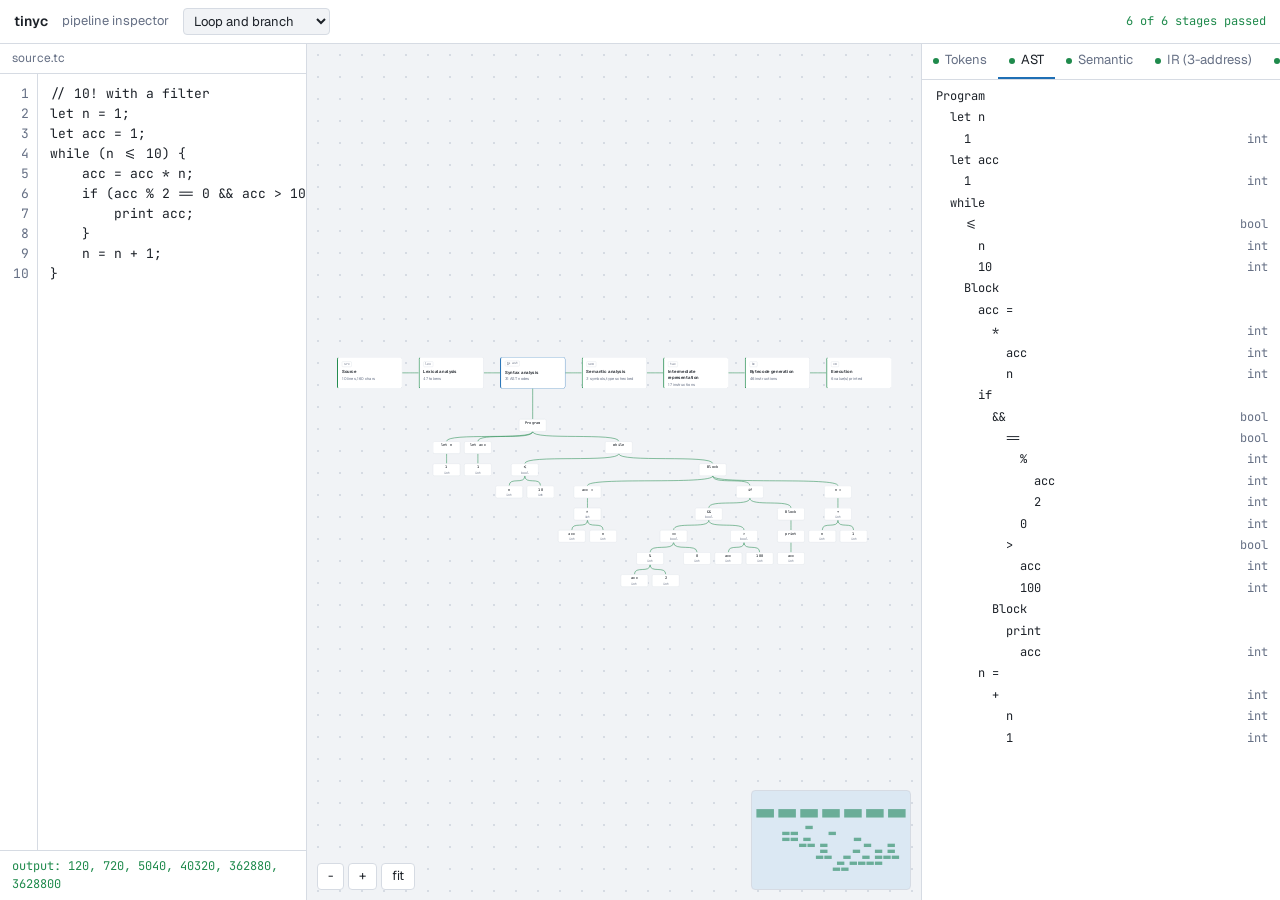
<file: index.html>
<!DOCTYPE html>
<html lang="en">

<head>
    <meta charset="utf-8">
    <meta http-equiv="refresh" content="0; url=ui/">
    <link rel="canonical" href="ui/">
    <title>tinyc pipeline inspector</title>
</head>

<body>
    <p>Redirecting to <a href="ui/">the pipeline inspector</a>.</p>
</body>

</html>
</file>
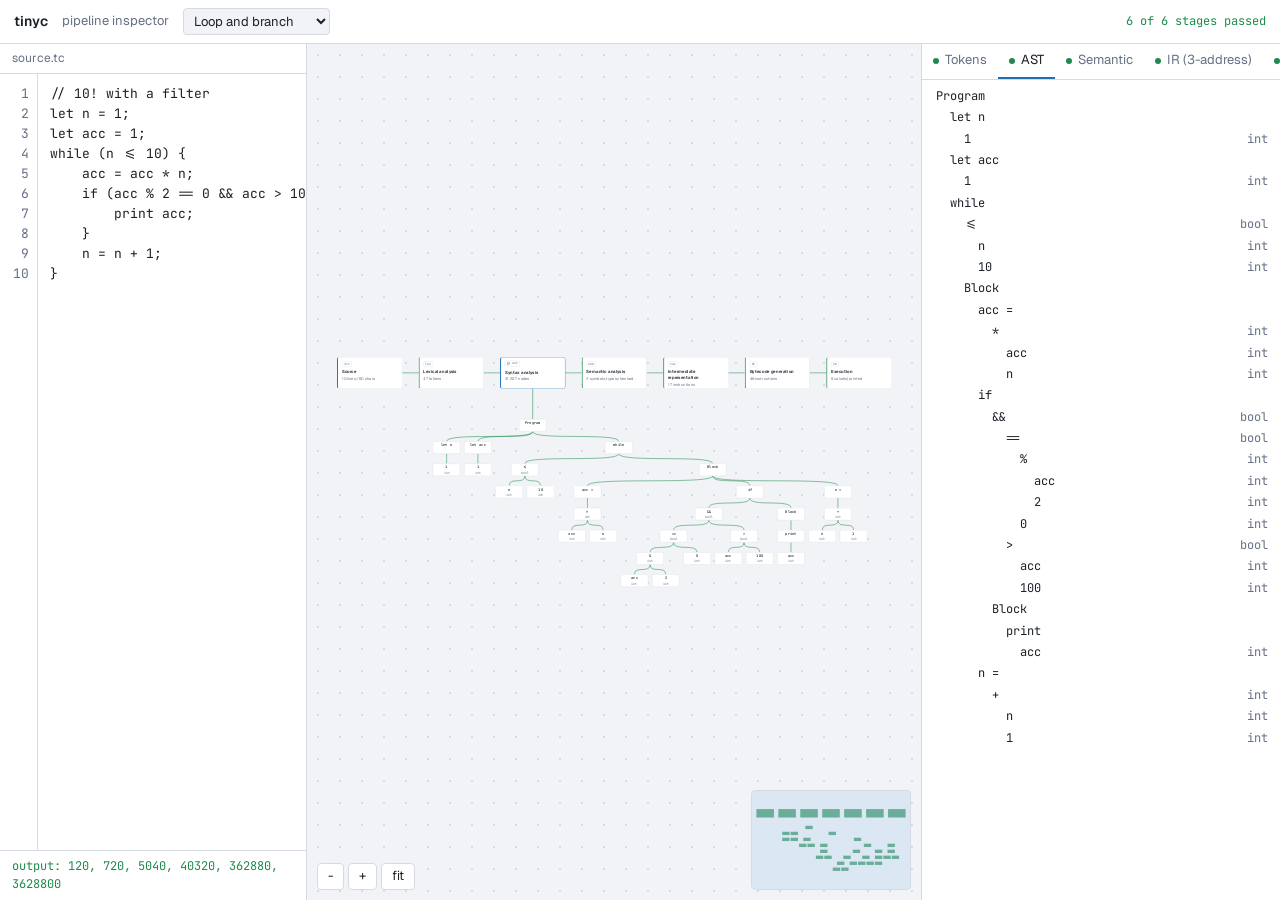
<file: ui/index.html>
<!DOCTYPE html>
<html lang="en">

<head>
    <meta charset="utf-8">
    <meta name="viewport" content="width=device-width, initial-scale=1, viewport-fit=cover">
    <title>tinyc pipeline inspector</title>
    <!-- Fonts are optional: without internet the page falls back to system fonts. -->
    <link rel="stylesheet"
        href="https://fonts.googleapis.com/css2?family=Geist:wght@400;500;600&family=JetBrains+Mono:wght@400;500&display=swap">
    <link rel="stylesheet" href="css/style.css">
</head>

<body>
    <div id="app">
        <header><b>tinyc</b><span class="mu">pipeline inspector</span><select id="ex"
                aria-label="Example program"></select><span id="stat"></span></header>
        <div id="main">
            <section>
                <div class="ph">source.tc</div>
                <div id="eb">
                    <div id="gut"></div>
                    <div id="ew">
                        <pre id="mir"></pre><textarea id="src" spellcheck="false" wrap="off"
                            aria-label="Source code"></textarea>
                    </div>
                </div>
                <div id="msg"></div>
            </section>
            <section id="cv">
                <div id="world"><svg id="edges"></svg></div>
                <div id="tools"><button id="zo" aria-label="Zoom out">-</button><button id="zi"
                        aria-label="Zoom in">+</button><button id="fit">fit</button></div><svg id="mm"></svg>
            </section>
            <section>
                <div id="tabs"></div>
                <div id="pane"></div>
            </section>
        </div>
    </div>
    <!-- Plain scripts (no modules) so this works by double-clicking index.html. Order matters. -->
    <script src="js/utils.js"></script>
    <script src="js/examples.js"></script>
    <script src="js/lexer.js"></script>
    <script src="js/parser.js"></script>
    <script src="js/semantic.js"></script>
    <script src="js/ir.js"></script>
    <script src="js/bytecode.js"></script>
    <script src="js/vm.js"></script>
    <script src="js/state.js"></script>
    <script src="js/canvas.js"></script>
    <script src="js/inspector.js"></script>
    <script src="js/highlight.js"></script>
    <script src="js/viewport.js"></script>
    <script src="js/main.js"></script>
</body>

</html>
</file>
<file: ui/css/style.css>
:root {
    --bg: #f1f3f6;
    --pn: #fff;
    --ln: #d6dbe3;
    --ink: #1c2128;
    --mu: #667085;
    --ac: #1f6fb5;
    --ok: #1f8a4c;
    --err: #c62d3b;
    --hl: rgba(31, 111, 181, .16);
    color-scheme: light;
    box-sizing: border-box;
    padding-top: env(safe-area-inset-top, 0px);
    padding-bottom: env(safe-area-inset-bottom, 0px)
}

@media (prefers-color-scheme:dark) {
    :root:not([data-theme="light"]) {
        --bg: #111419;
        --pn: #1a1e25;
        --ln: #2a303a;
        --ink: #d5dae2;
        --mu: #7d8794;
        --ac: #5aa9e6;
        --ok: #6fbf8b;
        --err: #f0616d;
        --hl: rgba(90, 169, 230, .22);
        color-scheme: dark
    }
}

:root[data-theme="dark"] {
    --bg: #111419;
    --pn: #1a1e25;
    --ln: #2a303a;
    --ink: #d5dae2;
    --mu: #7d8794;
    --ac: #5aa9e6;
    --ok: #6fbf8b;
    --err: #f0616d;
    --hl: rgba(90, 169, 230, .22);
    color-scheme: dark
}

* {
    box-sizing: border-box
}

html {
    scroll-padding-top: env(safe-area-inset-top, 0px)
}

html,
body {
    height: 100%;
    margin: 0
}

body {
    background: var(--bg);
    color: var(--ink);
    font: 13px/1.45 "Geist", system-ui, sans-serif
}

.mono,
pre,
textarea,
.r,
.an,
.node small,
#gut {
    font-family: "JetBrains Mono", ui-monospace, Menlo, monospace;
    font-variant-ligatures: normal
}

#app {
    height: 100%;
    display: flex;
    flex-direction: column
}

header {
    display: flex;
    align-items: center;
    gap: 14px;
    padding: 8px 14px;
    border-bottom: 1px solid var(--ln);
    background: var(--pn)
}

header b {
    font-weight: 600;
    font-size: 14px
}

.mu {
    color: var(--mu)
}

select {
    background: var(--bg);
    color: var(--ink);
    border: 1px solid var(--ln);
    border-radius: 4px;
    padding: 3px 6px;
    font: inherit
}

#stat {
    margin-left: auto;
    font-family: "JetBrains Mono", monospace;
    font-size: 12px
}

#main {
    flex: 1;
    min-height: 0;
    display: grid;
    grid-template-columns: minmax(260px, 24%) 1fr minmax(300px, 28%)
}

section {
    min-width: 0;
    min-height: 0;
    display: flex;
    flex-direction: column;
    border-right: 1px solid var(--ln)
}

section:last-child {
    border: 0
}

.ph {
    padding: 6px 12px;
    color: var(--mu);
    border-bottom: 1px solid var(--ln);
    background: var(--pn);
    font-size: 12px
}

#eb {
    flex: 1;
    min-height: 0;
    display: flex;
    background: var(--pn)
}

#gut {
    width: 38px;
    overflow: hidden;
    text-align: right;
    color: var(--mu);
    padding: 10px 8px 0 0;
    font-size: 13px;
    line-height: 20px;
    white-space: pre;
    user-select: none;
    border-right: 1px solid var(--ln)
}

#gut .bad {
    color: var(--err);
    font-weight: 500
}

#ew {
    position: relative;
    flex: 1;
    overflow: hidden
}

#mir,
#src {
    position: absolute;
    inset: 0;
    margin: 0;
    padding: 10px 12px;
    font-size: 13px;
    line-height: 20px;
    white-space: pre;
    tab-size: 4;
    border: 0;
    overflow: auto
}

#mir {
    color: transparent;
    pointer-events: none;
    overflow: hidden
}

#src {
    background: transparent;
    color: var(--ink);
    resize: none;
    outline: none;
    caret-color: var(--ac)
}

.m {
    background: var(--hl);
    outline: 1px solid var(--ac);
    border-radius: 2px
}

.er {
    background: rgba(198, 45, 59, .2);
    text-decoration: underline wavy var(--err)
}

#msg {
    padding: 7px 12px;
    border-top: 1px solid var(--ln);
    font-family: "JetBrains Mono", monospace;
    font-size: 12px;
    background: var(--pn);
    min-height: 32px
}

#msg.bad {
    color: var(--err)
}

#msg.good {
    color: var(--ok)
}

#cv {
    position: relative;
    overflow: hidden;
    touch-action: none;
    cursor: grab;
    background-image: radial-gradient(var(--ln) 1px, transparent 1px);
    background-size: 22px 22px
}

#world {
    position: absolute;
    left: 0;
    top: 0;
    transform-origin: 0 0
}

#edges {
    position: absolute;
    left: 0;
    top: 0;
    width: 1px;
    height: 1px;
    overflow: visible
}

#edges path {
    fill: none;
    stroke-width: 1.6
}

.e-ok {
    stroke: var(--ok)
}

.e-err {
    stroke: var(--err)
}

.e-off {
    stroke: var(--mu);
    stroke-dasharray: 5 4
}

.node {
    position: absolute;
    left: 0;
    top: 0;
    width: 200px;
    height: 96px;
    padding: 10px 12px;
    background: var(--pn);
    border: 1px solid var(--ln);
    border-left: 3px solid var(--mu);
    border-radius: 6px;
    cursor: pointer;
    transition: border-color .15s
}

.node.ok {
    border-left-color: var(--ok)
}

.node.err {
    border-left-color: var(--err)
}

.node.off {
    opacity: .55
}

.node.sel {
    border-color: var(--ac)
}

.node small {
    color: var(--mu);
    border: 1px solid var(--ln);
    border-radius: 3px;
    padding: 0 5px;
    font-size: 10px;
    display: inline-flex;
    gap: 4px;
    align-items: center
}

.node h3 {
    margin: 6px 0 2px;
    font-size: 13px;
    font-weight: 600
}

.node p {
    margin: 0;
    font-size: 12px;
    color: var(--mu);
    overflow: hidden;
    max-height: 34px
}

.node.err p {
    color: var(--err)
}

.an {
    position: absolute;
    left: 0;
    top: 0;
    width: 84px;
    height: 38px;
    padding: 3px 4px;
    text-align: center;
    font-size: 11px;
    background: var(--pn);
    border: 1px solid var(--ln);
    border-radius: 5px;
    transition: transform .15s, border-color .15s, background .15s;
    overflow: hidden;
    white-space: nowrap
}

.an b {
    display: block;
    font-weight: 500;
    overflow: hidden;
    text-overflow: ellipsis
}

.an i {
    font-style: normal;
    color: var(--mu);
    font-size: 10px
}

.an.hl,
.r.hl {
    background: var(--hl);
    border-color: var(--ac)
}

#tools {
    position: absolute;
    left: 10px;
    bottom: 10px;
    display: flex;
    gap: 4px
}

button {
    font: inherit;
    background: var(--pn);
    color: var(--ink);
    border: 1px solid var(--ln);
    border-radius: 4px;
    padding: 3px 10px;
    cursor: pointer
}

button:hover {
    border-color: var(--ac)
}

button:focus-visible,
select:focus-visible {
    outline: 2px solid var(--ac)
}

#mm {
    position: absolute;
    right: 10px;
    bottom: 10px;
    width: 160px;
    height: 100px;
    background: var(--pn);
    border: 1px solid var(--ln);
    border-radius: 4px;
    cursor: pointer
}

#mm rect {
    fill: var(--mu);
    opacity: .6
}

#mm .m-ok {
    fill: var(--ok)
}

#mm .m-err {
    fill: var(--err)
}

#mm .vp {
    fill: var(--hl);
    stroke: var(--ac);
    opacity: 1;
    stroke-width: 1.5;
    vector-effect: non-scaling-stroke
}

#tabs {
    display: flex;
    border-bottom: 1px solid var(--ln);
    background: var(--pn);
    overflow-x: auto
}

#tabs button {
    border: 0;
    border-bottom: 2px solid transparent;
    border-radius: 0;
    padding: 7px 11px;
    background: none;
    color: var(--mu);
    white-space: nowrap
}

#tabs button.on {
    color: var(--ink);
    border-bottom-color: var(--ac)
}

#tabs i {
    display: inline-block;
    width: 6px;
    height: 6px;
    border-radius: 50%;
    margin-right: 6px;
    background: var(--mu)
}

#tabs .ok i {
    background: var(--ok)
}

#tabs .err i {
    background: var(--err)
}

#pane {
    flex: 1;
    overflow: auto;
    padding: 6px 0;
    background: var(--pn)
}

.r {
    display: flex;
    gap: 12px;
    padding: 2px 12px;
    font-size: 12px;
    border-left: 2px solid transparent;
    cursor: default
}

.r.hl {
    border-left-color: var(--ac)
}

.r:hover {
    background: var(--hl)
}

.tk {
    color: var(--ac);
    min-width: 56px
}

.op {
    color: var(--ac);
    min-width: 52px
}

.ty {
    margin-left: auto;
    color: var(--mu)
}

.lb {
    color: var(--mu);
    margin-top: 4px
}

.card {
    margin: 8px 12px;
    padding: 9px 11px;
    border: 1px solid var(--ln);
    border-radius: 6px;
    font-size: 12px
}

.card.bad {
    border-color: var(--err);
    color: var(--err)
}

@media (max-width:980px) {

    html,
    body {
        height: auto
    }

    #app {
        height: auto
    }

    #main {
        display: block
    }

    section {
        height: 440px;
        border-right: 0;
        border-bottom: 1px solid var(--ln)
    }
}

.ans {
    font-family: "JetBrains Mono", monospace;
    font-size: 22px;
    padding: 4px 12px
}
</file>
